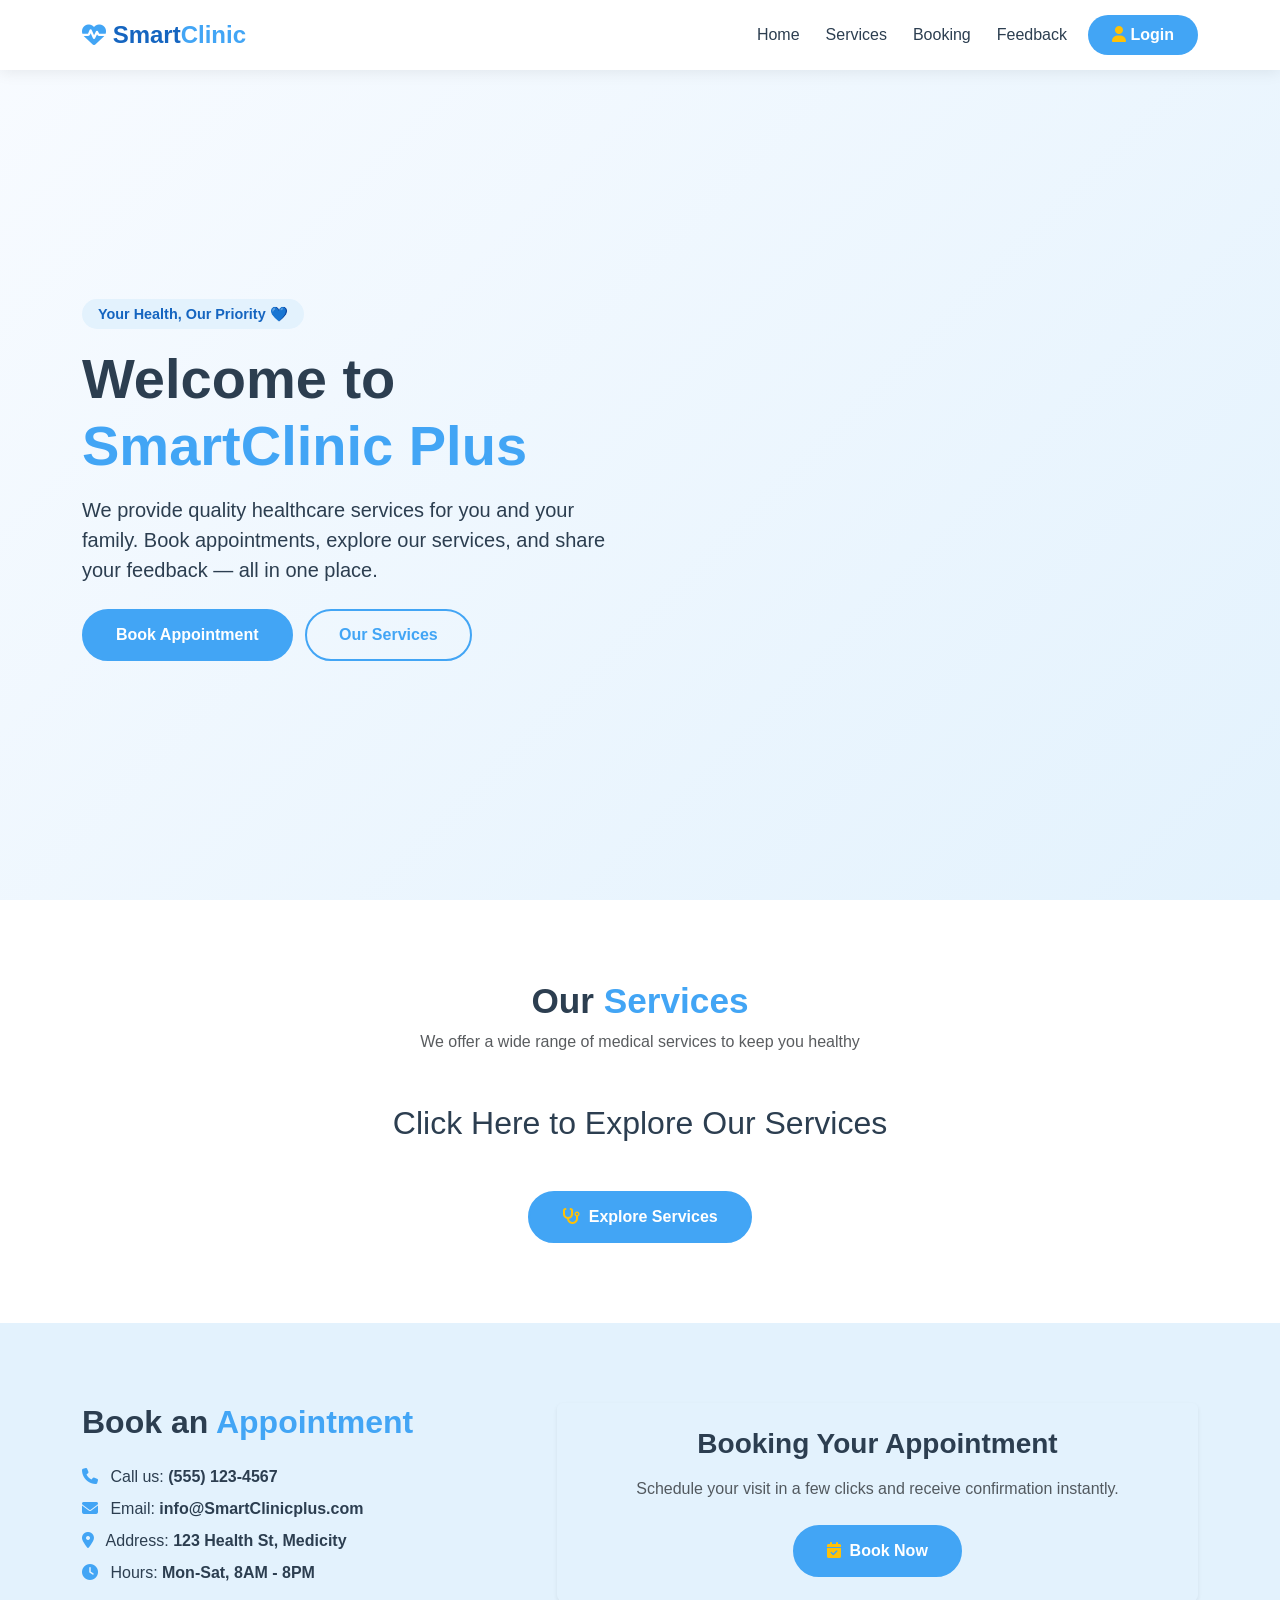
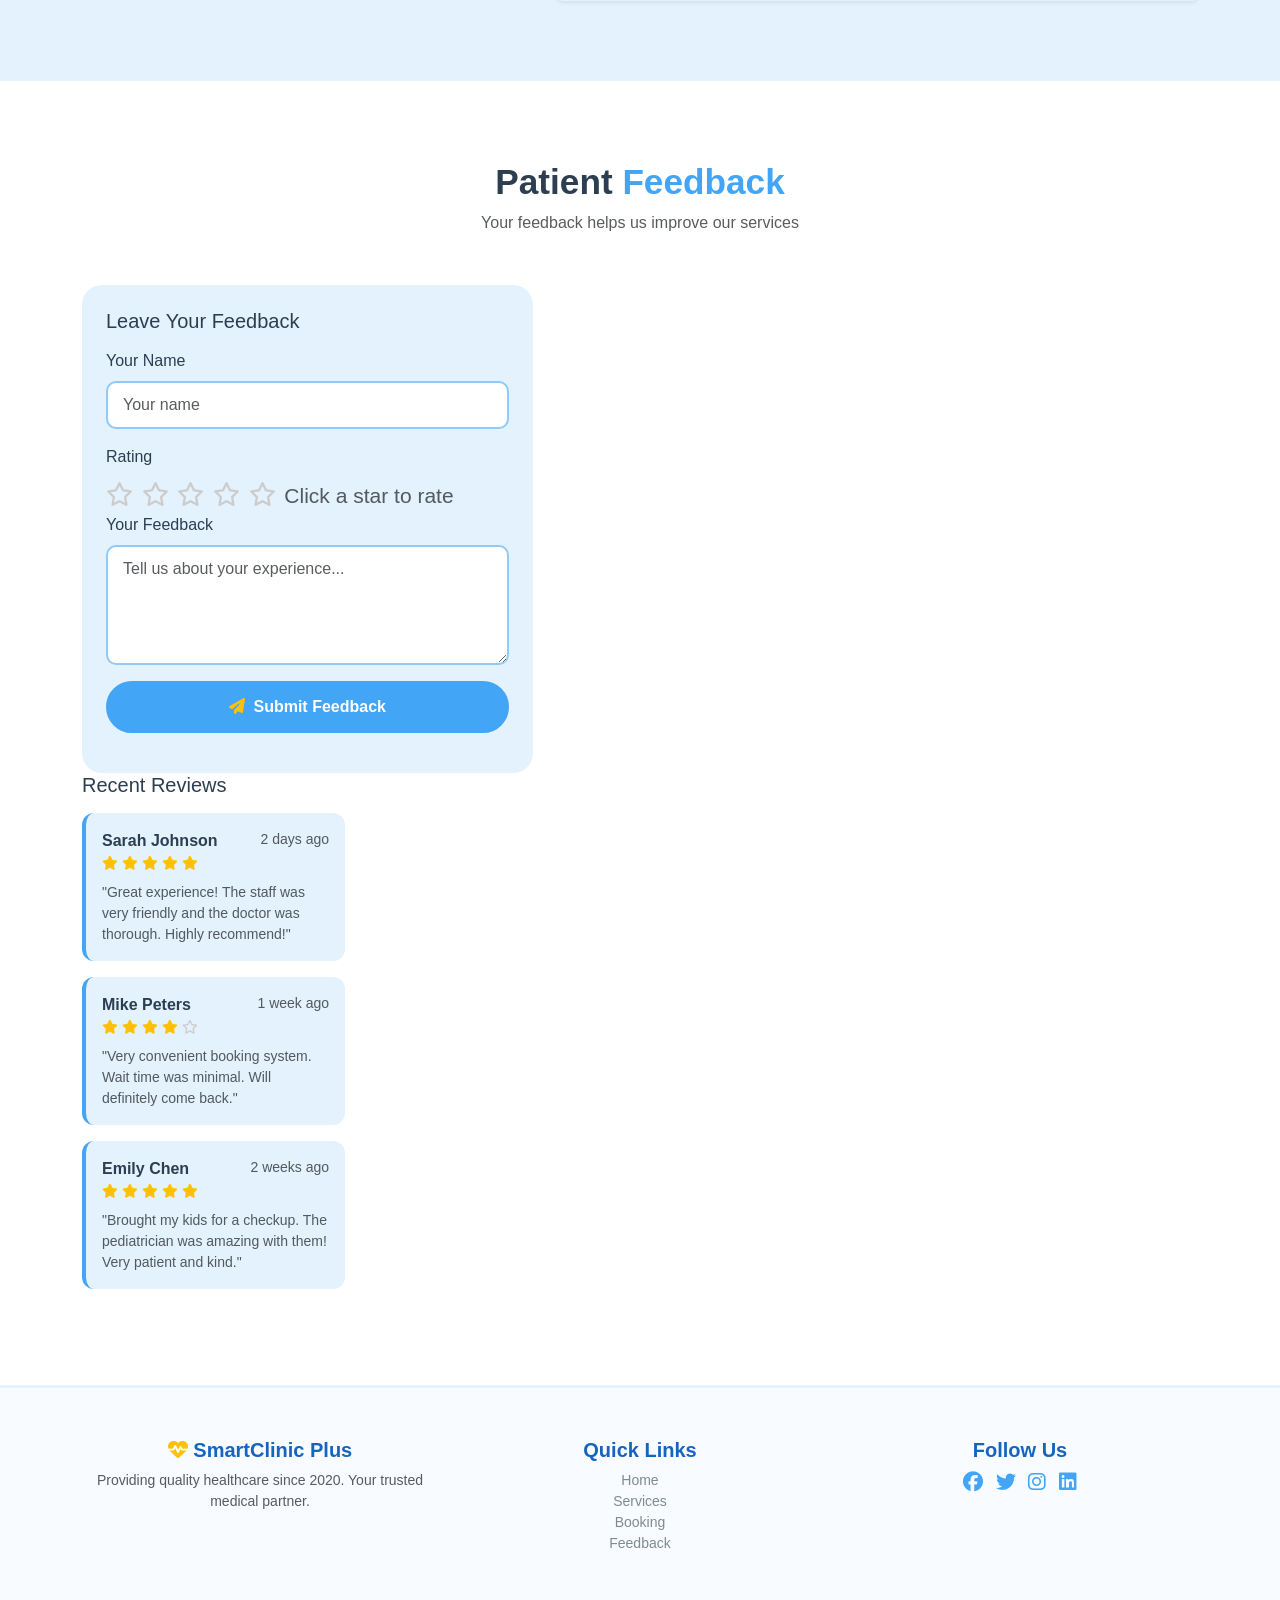
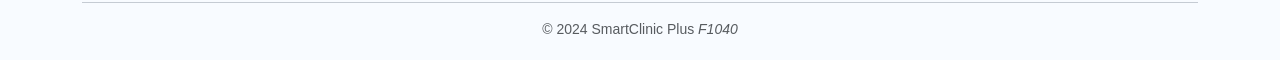
<file: index.html>
<!DOCTYPE html>
<html lang="en">
<head>
    <meta charset="UTF-8">
    <meta name="viewport" content="width=device-width, initial-scale=1.0">
    <title>SmartClinic Plus - Student Project</title>
    <!-- Bootstrap CSS CDN -->
    <link href="https://cdn.jsdelivr.net/npm/bootstrap@5.3.0/dist/css/bootstrap.min.css" rel="stylesheet">
    <!-- Font Awesome for icons -->
    <script src="https://code.jquery.com/jquery-3.6.0.min.js"></script>
    <link rel="stylesheet" href="https://cdnjs.cloudflare.com/ajax/libs/font-awesome/6.4.0/css/all.min.css">
    <!-- Custom CSS -->
    <link rel="stylesheet" href="main.css">
</head>
<body>

    <!-- ==================== NAVBAR / HEADER ==================== -->
    <nav class="navbar navbar-expand-lg fixed-top" id="mainNavbar">
        <div class="container">
            <a class="navbar-brand" href="#">
                <i class="fa-solid fa-heart-pulse"></i> Smart<span class="brand-plus">Clinic</span>
            </a>
            <button class="navbar-toggler" type="button" data-bs-toggle="collapse" data-bs-target="#navLinks">
                <span class="navbar-toggler-icon"></span>
            </button>
            <div class="collapse navbar-collapse" id="navLinks">
                <ul class="navbar-nav ms-auto">
                    <li class="nav-item">
                        <a class="nav-link" href="#home">Home</a>
                    </li>
                    <li class="nav-item">
                        <a class="nav-link" href="#services">Services</a>
                    </li>
                    <li class="nav-item">
                        <a class="nav-link" href="#booking">Booking</a>
                    </li>
                    <li class="nav-item">
                        <a class="nav-link" href="#feedback">Feedback</a>
                    </li>
                    <!-- Login Button -->
                    <li class="nav-item ms-lg-2">
                        <button class="btn btn-login-nav" data-bs-toggle="modal" data-bs-target="#loginModal">
                            <i class="fa-solid fa-user"></i> Login
                        </button>
                    </li>
                </ul>
            </div>
        </div>
    </nav>

    <!-- ==================== LOGIN MODAL ==================== -->
    <div class="modal fade" id="loginModal" tabindex="-1">
        <div class="modal-dialog modal-dialog-centered">
            <div class="modal-content">
                <div class="modal-header">
                    <h5 class="modal-title"><i class="fa-solid fa-user-doctor"></i> Login to SmartClinic Plus</h5>
                    <button type="button" class="btn-close" data-bs-dismiss="modal"></button>
                </div>
                <div class="modal-body">
                    <form id="loginForm">
                        <div class="mb-3">
                            <label for="loginEmail" class="form-label">Email Address</label>
                            <input type="email" class="form-control" id="loginEmail" placeholder="you@example.com" required>
                        </div>
                        <div class="mb-3">
                            <label for="loginPassword" class="form-label">Password</label>
                            <div class="input-group">
                                <input type="password" class="form-control" id="loginPassword" placeholder="Enter password" required>
                                <button class="btn btn-outline-secondary" type="button" id="togglePassword">
                                    <i class="fa-solid fa-eye"></i>
                                </button>
                            </div>
                        </div>
                        <div class="mb-3 form-check">
                            <input type="checkbox" class="form-check-input" id="rememberMe">
                            <label class="form-check-label" for="rememberMe">Remember me</label>
                        </div>
                        <div id="loginError" class="text-danger mb-2" style="display:none;"></div>
                        <button type="submit" class="btn btn-login-submit w-100">Login</button>
                    </form>
                    <hr>
                    <p class="text-center text-muted small">Don't have an account? <a href="#" id="showSignup">Sign up</a></p>

                    <!-- Signup form (hidden by default) -->
                    <form id="signupForm" style="display:none;">
                        <h6 class="mb-3">Create Account</h6>
                        <div class="mb-3">
                            <label class="form-label">Full Name</label>
                            <input type="text" class="form-control" id="signupName" placeholder="John Doe" required>
                        </div>
                        <div class="mb-3">
                            <label class="form-label">Email Address</label>
                            <input type="email" class="form-control" id="signupEmail" placeholder="you@example.com" required>
                        </div>
                        <div class="mb-3">
                            <label class="form-label">Password</label>
                            <input type="password" class="form-control" id="signupPassword" placeholder="Min 6 characters" required minlength="6">
                            <small class="form-text text-muted">Password must be at least 6 characters long.</small>
                        </div>
                        <div id="signupError" class="text-danger mb-2" style="display:none;"></div>
                        <button type="submit" class="btn btn-login-submit w-100">Sign Up</button>
                        <p class="text-center mt-2 small"><a href="#" id="showLogin">Already have an account? Login</a></p>
                    </form>
                </div>
            </div>
        </div>
    </div>

    <!-- ==================== HERO SECTION ==================== -->
    <section id="home" class="hero-section">
        <div class="container">
            <div class="row align-items-center">
                <div class="col-lg-6 hero-text">
                    <span class="badge bg-light-blue mb-3">Your Health, Our Priority 💙</span>
                    <h1 class="display-4 fw-bold">Welcome to <br><span class="text-highlight">SmartClinic Plus</span></h1>
                    <p class="lead mt-3">We provide quality healthcare services for you and your family. Book appointments, explore our services, and share your feedback — all in one place.</p>
                    <div class="mt-4">
                        <a href="#booking" class="btn btn-primary-custom me-2">Book Appointment</a>
                        <a href="#services" class="btn btn-outline-custom">Our Services</a>
                    </div>
                </div>
                <div class="col-lg-6 text-center mt-5 mt-lg-0">
                    <img src="https://img.freepik.com/free-vector/doctors-concept-illustration_114360-1515.jpg?w=400"
                         alt="Doctors Illustration" class="img-fluid hero-img rounded"
                         loading="lazy"
                         onerror="this.src='https://via.placeholder.com/400x300/e3f2fd/42a5f5?text=SmartClinic+Plus'">
                </div>
            </div>
        </div>
    </section>

    <!-- ==================== SERVICES SECTION ==================== -->
    <section id="services" class="services-section">
        <div class="container">
            <div class="section-header">
                <h2 class="fw-bold">Our <span class="text-highlight">Services</span></h2>
                <p class="text-muted">We offer a wide range of medical services to keep you healthy</p>
            </div>
          <h2 class="text-center mb-5">Click Here to Explore Our Services</h2>
          <button class="btn btn-primary-custom d-block mx-auto" id="exploreServices">
            <i class="fa-solid fa-stethoscope me-1"></i> Explore Services
          </button>
        </div>
    </section>

    <!-- ==================== BOOKING SECTION ==================== -->
    <section id="booking" class="booking-section">
        <div class="container">
            <div class="row align-items-center">
                <div class="col-lg-5 mb-4 mb-lg-0">
                    <h2 class="fw-bold">Book an <span class="text-highlight">Appointment</span></h2>
                    
                    <ul class="list-unstyled mt-4">
                        <li class="mb-2"><i class="fa-solid fa-phone text-light-blue me-2"></i> Call us: <strong>(555) 123-4567</strong></li>
                        <li class="mb-2"><i class="fa-solid fa-envelope text-light-blue me-2"></i> Email: <strong>info@SmartClinicplus.com</strong></li>
                        <li class="mb-2"><i class="fa-solid fa-location-dot text-light-blue me-2"></i> Address: <strong>123 Health St, Medicity</strong></li>
                        <li><i class="fa-solid fa-clock text-light-blue me-2"></i> Hours: <strong>Mon-Sat, 8AM - 8PM</strong></li>
                    </ul>
                </div>
                <div class="col-lg-7">
                    <div class="booking-card p-4 rounded shadow-sm text-center">
                        <h3 class="fw-bold mb-3">Booking Your Appointment</h3>
                        <p class="text-muted mb-4">Schedule your visit in a few clicks and receive confirmation instantly.</p>
                        <button class="btn btn-primary-custom" id="bookNow">
                            <i class="fa-solid fa-calendar-check me-1"></i> Book Now
                        </button>
                    </div>
                </div>
            </div>
        </div>
    </section>

    <!-- ==================== FEEDBACK SECTION ==================== -->
    <section id="feedback" class="feedback-section">
        <div class="container">
            <div class="section-header">
                <h2 class="fw-bold">Patient <span class="text-highlight">Feedback</span></h2>
                <p class="text-muted">Your feedback helps us improve our services</p>
            </div>

            <div class="row g-4">
                <!-- Feedback Form -->
                <div class="col-lg-5">
                    <div class="feedback-form-wrapper p-4">
                        <h5 class="mb-3">Leave Your Feedback</h5>
                        <form id="feedbackForm">
                            <div class="mb-3">
                                <label class="form-label">Your Name</label>
                                <input type="text" class="form-control" id="feedName" placeholder="Your name" required>
                            </div>
                            <div class="mb-3">
                                <label class="form-label">Rating</label>
                                <div class="rating-stars" id="ratingStars">
                                    <i class="fa-regular fa-star" data-value="1"></i>
                                    <i class="fa-regular fa-star" data-value="2"></i>
                                    <i class="fa-regular fa-star" data-value="3"></i>
                                    <i class="fa-regular fa-star" data-value="4"></i>
                                    <i class="fa-regular fa-star" data-value="5"></i>
                                <input type="hidden" id="feedRating" value="0">
                                <small class="text-muted" id="ratingStarText"></small>
                                <!-- Error message placeholder for rating validation -->
                                <small class="text-muted" id="ratingText">Click a star to rate</small>
                            </div>
                            <div class="mb-3">
                                <label class="form-label">Your Feedback</label>
                                <textarea class="form-control" id="feedMessage" rows="4" placeholder="Tell us about your experience..." required></textarea>
                            </div>
                            <button type="submit" class="btn btn-primary-custom w-100">
                                <i class="fa-solid fa-paper-plane me-1"></i> Submit Feedback
                            </button>
                        </form>
                    </div>
                </div>

                <!-- Displayed Reviews -->
                <div class="col-lg-7">
                    <h5 class="mb-3">Recent Reviews</h5>
                    <div id="reviewsContainer">
                        <!-- Pre-existing reviews -->
                        <div class="review-card mb-3 p-3">
                            <div class="d-flex justify-content-between align-items-start">
                                <div>
                                    <strong>Sarah Johnson</strong>
                                    <div class="text-warning small">
                                        <i class="fa-solid fa-star"></i>
                                        <i class="fa-solid fa-star"></i>
                                        <i class="fa-solid fa-star"></i>
                                        <i class="fa-solid fa-star"></i>
                                        <i class="fa-solid fa-star"></i>
                                    </div>
                                </div>
                                <small class="text-muted">2 days ago</small>
                            </div>
                            <p class="mb-0 mt-2 small text-muted">"Great experience! The staff was very friendly and the doctor was thorough. Highly recommend!"</p>
                        </div>
                        <div class="review-card mb-3 p-3">
                            <div class="d-flex justify-content-between align-items-start">
                                <div>
                                    <strong>Mike Peters</strong>
                                    <div class="text-warning small">
                                        <i class="fa-solid fa-star"></i>
                                        <i class="fa-solid fa-star"></i>
                                        <i class="fa-solid fa-star"></i>
                                        <i class="fa-solid fa-star"></i>
                                        <i class="fa-regular fa-star"></i>
                                    </div>
                                </div>
                                <small class="text-muted">1 week ago</small>
                            </div>
                            <p class="mb-0 mt-2 small text-muted">"Very convenient booking system. Wait time was minimal. Will definitely come back."</p>
                        </div>
                        <div class="review-card mb-3 p-3">
                            <div class="d-flex justify-content-between align-items-start">
                                <div>
                                    <strong>Emily Chen</strong>
                                    <div class="text-warning small">
                                        <i class="fa-solid fa-star"></i>
                                        <i class="fa-solid fa-star"></i>
                                        <i class="fa-solid fa-star"></i>
                                        <i class="fa-solid fa-star"></i>
                                        <i class="fa-solid fa-star"></i>
                                    </div>
                                </div>
                                <small class="text-muted">2 weeks ago</small>
                            </div>
                            <p class="mb-0 mt-2 small text-muted">"Brought my kids for a checkup. The pediatrician was amazing with them! Very patient and kind."</p>
                        </div>
                    </div>
                </div>
            </div>
        </div>
    </section>

    <!-- ==================== FOOTER ==================== -->
    <footer class="footer-section text-center">
        <div class="container">
            <div class="row">
                <div class="col-md-4 mb-3">
                    <h5><i class="fa-solid fa-heart-pulse"></i> SmartClinic Plus</h5>
                    <p class="small text-muted mt-2">Providing quality healthcare since 2020. Your trusted medical partner.</p>
                </div>
                <div class="col-md-4 mb-3">
                    <h5>Quick Links</h5>
                    <ul class="list-unstyled small">
                        <li><a href="#home" class="text-decoration-none">Home</a></li>
                        <li><a href="#services" class="text-decoration-none">Services</a></li>
                        <li><a href="#booking" class="text-decoration-none">Booking</a></li>
                        <li><a href="#feedback" class="text-decoration-none">Feedback</a></li>
                    </ul>
                </div>
                <div class="col-md-4 mb-3">
                    <h5>Follow Us</h5>
                    <div class="social-links mt-2">
                        <a href="https://facebook.com/" class="me-2" target="_blank" rel="noopener"><i class="fa-brands fa-facebook fa-lg"></i></a>
                        <a href="https://twitter.com/" class="me-2" target="_blank" rel="noopener"><i class="fa-brands fa-twitter fa-lg"></i></a>
                        <a href="https://instagram.com/" class="me-2" target="_blank" rel="noopener"><i class="fa-brands fa-instagram fa-lg"></i></a>
                        <a href="https://linkedin.com/" target="_blank" rel="noopener"><i class="fa-brands fa-linkedin fa-lg"></i></a>
                    </div>
                </div>
            </div>
            <hr>
            <p class="small text-muted mb-0">&copy; 2024 SmartClinic Plus <em>F1040</em></p>
        </div>
    </footer>

    <!-- Bootstrap JS -->
    <script src="https://cdn.jsdelivr.net/npm/bootstrap@5.3.0/dist/js/bootstrap.bundle.min.js"></script>
    <!-- Custom JS -->
    <script src="script.js"></script>
</body>
</html>
</file>
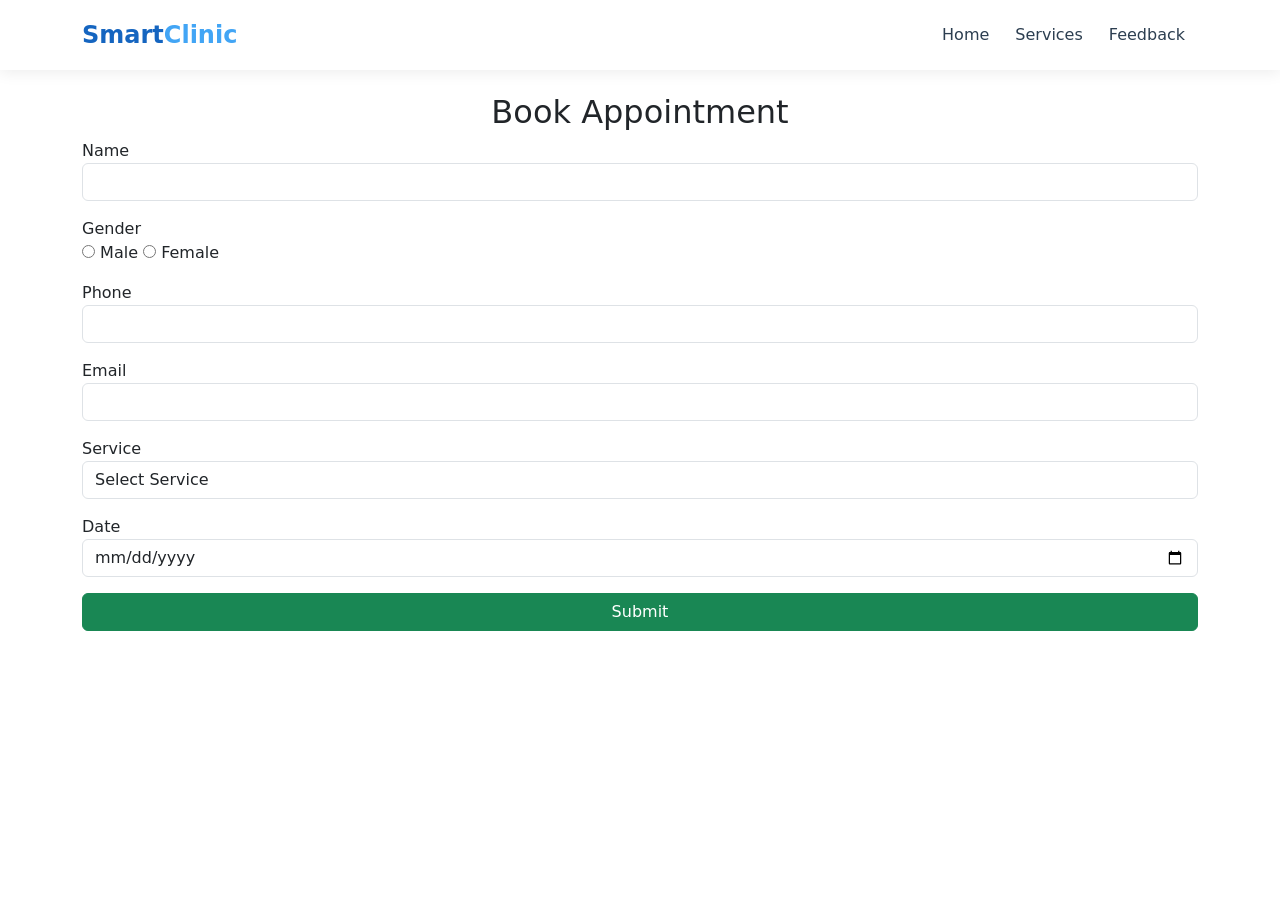
<file: appointment.html>
<!DOCTYPE html>
<html lang="en">
<head>
    <meta charset="UTF-8">
    <meta name="viewport" content="width=device-width, initial-scale=1">
    <title>Appointment - SmartClinic</title>

    <script src="https://cdn.jsdelivr.net/npm/bootstrap@5.3.0/dist/js/bootstrap.bundle.min.js"></script>
    <link href="https://cdn.jsdelivr.net/npm/bootstrap@5.3.0/dist/css/bootstrap.min.css" rel="stylesheet">
    <link rel="stylesheet" href="navonly.css">
  </head>

<body>


<!-- ==================== NAVBAR / HEADER ==================== -->
<nav class="navbar navbar-expand-lg fixed-top" id="mainNavbar">
    <div class="container">
        <a class="navbar-brand" href="#">
            <i class="fa-solid fa-heart-pulse"></i> Smart<span class="brand-plus">Clinic</span>
        </a>
        <button class="navbar-toggler" type="button" data-bs-toggle="collapse" data-bs-target="#navLinks">
            <span class="navbar-toggler-icon"></span>
        </button>
        <div class="collapse navbar-collapse" id="navLinks">
            <ul class="navbar-nav ms-auto">
                <li class="nav-item">
                    <a class="nav-link" href="index.html">Home</a>
                </li>
                <li class="nav-item">
                    <a class="nav-link" href="services.html">Services</a>
                </li>
                <li class="nav-item">
                    <a class="nav-link" href="Feedback.html">Feedback</a>
                </li>
            </ul>
        </div>
    </div>
</nav>

<div class="container mt-5">
  <h2 class="text-center ">Book Appointment</h2>

  <form id="appointmentForm">  
    <div class="mb-3">
      <label>Name</label>
      <input type="text" id="name" class="form-control" required>
    </div>

  
    <div class="mb-3">
      <label>Gender</label><br>
      <input type="radio" name="gender" value="Male"> Male
      <input type="radio" name="gender" value="Female"> Female
    </div>

  
    <div class="mb-3">
      <label>Phone</label>
      <input type="text" id="phone" class="form-control" required>
    </div>

  
    <div class="mb-3">
      <label>Email</label>
      <input type="email" id="email" class="form-control" required>
    </div>

   
    <div class="mb-3">
      <label>Service</label>
      <select id="service" class="form-control" required>
        <option value="">Select Service</option>
        <option>General Checkup</option>
        <option>Dental</option>
        <option>Eye Specialist</option>
      </select>
    </div>

   
    <div class="mb-3">
      <label>Date</label>
      <input type="date" id="date" class="form-control" required>
    </div>

    <button type="button" class="btn btn-success w-100" onclick="submitForm()">Submit</button>

  </form>
</div>

<div class="modal fade" id="bookingModal">
  <div class="modal-dialog">
    <div class="modal-content">

      <div class="modal-header">
        <h5 class="modal-title">Booking Confirmation</h5>
        <button class="btn-close" data-bs-dismiss="modal"></button>
      </div>

      <div class="modal-body" id="modalContent">
      </div>

    </div>
  </div>
</div>




<script>
function submitForm() {

    let name = document.getElementById("name").value;
    let phone = document.getElementById("phone").value;
    let email = document.getElementById("email").value;
    let service = document.getElementById("service").value;
    let date = document.getElementById("date").value;

    let gender = document.querySelector('input[name="gender"]:checked');

 
    if(name === "" || phone === "" || email === "" || service === "" || date === "" || !gender) {
        alert("Please fill all fields!");
        return;
    }

 
    document.getElementById("modalContent").innerHTML = `
        <p><strong>Name:</strong> ${name}</p>
        <p><strong>Gender:</strong> ${gender.value}</p>
        <p><strong>Phone:</strong> ${phone}</p>
        <p><strong>Email:</strong> ${email}</p>
        <p><strong>Service:</strong> ${service}</p>
        <p><strong>Date:</strong> ${date}</p>
    `;

    let modal = new bootstrap.Modal(document.getElementById('bookingModal'));
    modal.show();
}
</script>

</body>
</html>
</file>
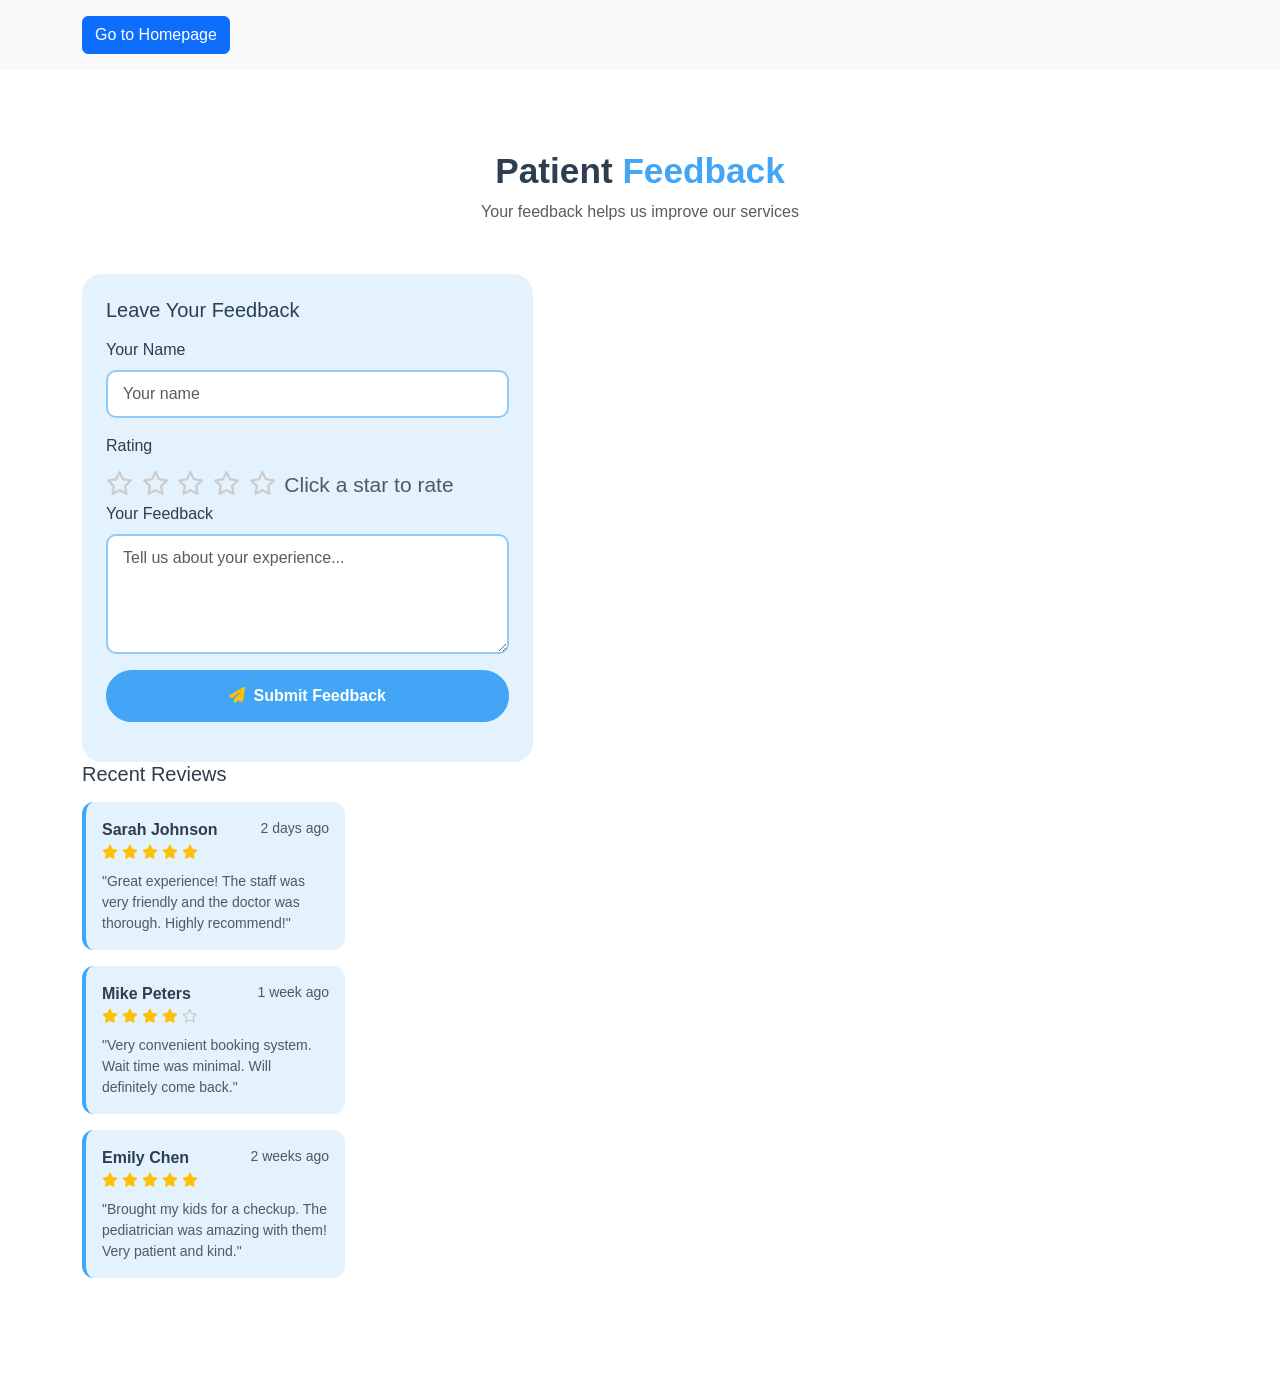
<file: Feedback.html>
<!DOCTYPE html>
<html lang="en">

<head>
    <meta charset="UTF-8">
    <meta name="viewport" content="width=device-width, initial-scale=1.0">
    <title>SmartClinic Plus - Student Project</title>
    <!-- Bootstrap CSS CDN -->
    <link href="https://cdn.jsdelivr.net/npm/bootstrap@5.3.0/dist/css/bootstrap.min.css" rel="stylesheet">
    <!-- Font Awesome for icons -->
    <link rel="stylesheet" href="https://cdnjs.cloudflare.com/ajax/libs/font-awesome/6.4.0/css/all.min.css">
    <!-- JQUERY -->
    <script src="https://code.jquery.com/jquery-3.6.0.min.js"></script>
    <!-- Custom CSS -->
    <link rel="stylesheet" href="main.css">
</head>

<body>
    <header class="bg-light py-3">
        <div class="container">
            <a class="btn btn-primary" href="index.html">Go to Homepage</a>
        </div>
    </header>

    <!-- ==================== FEEDBACK SECTION ==================== -->
    <section id="feedback" class="feedback-section">
        <div class="container">
            <div class="section-header">
                <h2 class="fw-bold">Patient <span class="text-highlight">Feedback</span></h2>
                <p class="text-muted">Your feedback helps us improve our services</p>
            </div>

            <div class="row g-4">
                <!-- Feedback Form -->
                <div class="col-lg-5">
                    <div class="feedback-form-wrapper p-4">
                        <h5 class="mb-3">Leave Your Feedback</h5>
                        <form id="feedbackForm">
                            <div class="mb-3">
                                <label class="form-label">Your Name</label>
                                <input type="text" class="form-control" id="feedName" placeholder="Your name" required>
                            </div>
                            <div class="mb-3">
                                <label class="form-label">Rating</label>
                                <div class="rating-stars" id="ratingStars">
                                    <i class="fa-regular fa-star" data-value="1"></i>
                                    <i class="fa-regular fa-star" data-value="2"></i>
                                    <i class="fa-regular fa-star" data-value="3"></i>
                                    <i class="fa-regular fa-star" data-value="4"></i>
                                    <i class="fa-regular fa-star" data-value="5"></i>
                                <input type="hidden" id="feedRating" value="0">
                                <small class="text-muted" id="ratingStarText"></small>
                                <!-- Error message placeholder for rating validation -->
                                <small class="text-muted" id="ratingText">Click a star to rate</small>
                            </div>
                            <div class="mb-3">
                                <label class="form-label">Your Feedback</label>
                                <textarea class="form-control" id="feedMessage" rows="4" placeholder="Tell us about your experience..." required></textarea>
                            </div>
                            <button type="submit" class="btn btn-primary-custom w-100">
                                <i class="fa-solid fa-paper-plane me-1"></i> Submit Feedback
                            </button>
                        </form>
                    </div>
                </div>

                <!-- Displayed Reviews -->
                <div class="col-lg-7">
                    <h5 class="mb-3">Recent Reviews</h5>
                    <div id="reviewsContainer">
                        <!-- Pre-existing reviews -->
                        <div class="review-card mb-3 p-3">
                            <div class="d-flex justify-content-between align-items-start">
                                <div>
                                    <strong>Sarah Johnson</strong>
                                    <div class="text-warning small">
                                        <i class="fa-solid fa-star"></i>
                                        <i class="fa-solid fa-star"></i>
                                        <i class="fa-solid fa-star"></i>
                                        <i class="fa-solid fa-star"></i>
                                        <i class="fa-solid fa-star"></i>
                                    </div>
                                </div>
                                <small class="text-muted">2 days ago</small>
                            </div>
                            <p class="mb-0 mt-2 small text-muted">"Great experience! The staff was very friendly and the doctor was thorough. Highly recommend!"</p>
                        </div>
                        <div class="review-card mb-3 p-3">
                            <div class="d-flex justify-content-between align-items-start">
                                <div>
                                    <strong>Mike Peters</strong>
                                    <div class="text-warning small">
                                        <i class="fa-solid fa-star"></i>
                                        <i class="fa-solid fa-star"></i>
                                        <i class="fa-solid fa-star"></i>
                                        <i class="fa-solid fa-star"></i>
                                        <i class="fa-regular fa-star"></i>
                                    </div>
                                </div>
                                <small class="text-muted">1 week ago</small>
                            </div>
                            <p class="mb-0 mt-2 small text-muted">"Very convenient booking system. Wait time was minimal. Will definitely come back."</p>
                        </div>
                        <div class="review-card mb-3 p-3">
                            <div class="d-flex justify-content-between align-items-start">
                                <div>
                                    <strong>Emily Chen</strong>
                                    <div class="text-warning small">
                                        <i class="fa-solid fa-star"></i>
                                        <i class="fa-solid fa-star"></i>
                                        <i class="fa-solid fa-star"></i>
                                        <i class="fa-solid fa-star"></i>
                                        <i class="fa-solid fa-star"></i>
                                    </div>
                                </div>
                                <small class="text-muted">2 weeks ago</small>
                            </div>
                            <p class="mb-0 mt-2 small text-muted">"Brought my kids for a checkup. The pediatrician was amazing with them! Very patient and kind."</p>
                        </div>
                    </div>
                </div>
            </div>
        </div>
    </section>

    <script src="script.js"></script>
</body>

</html>
</file>
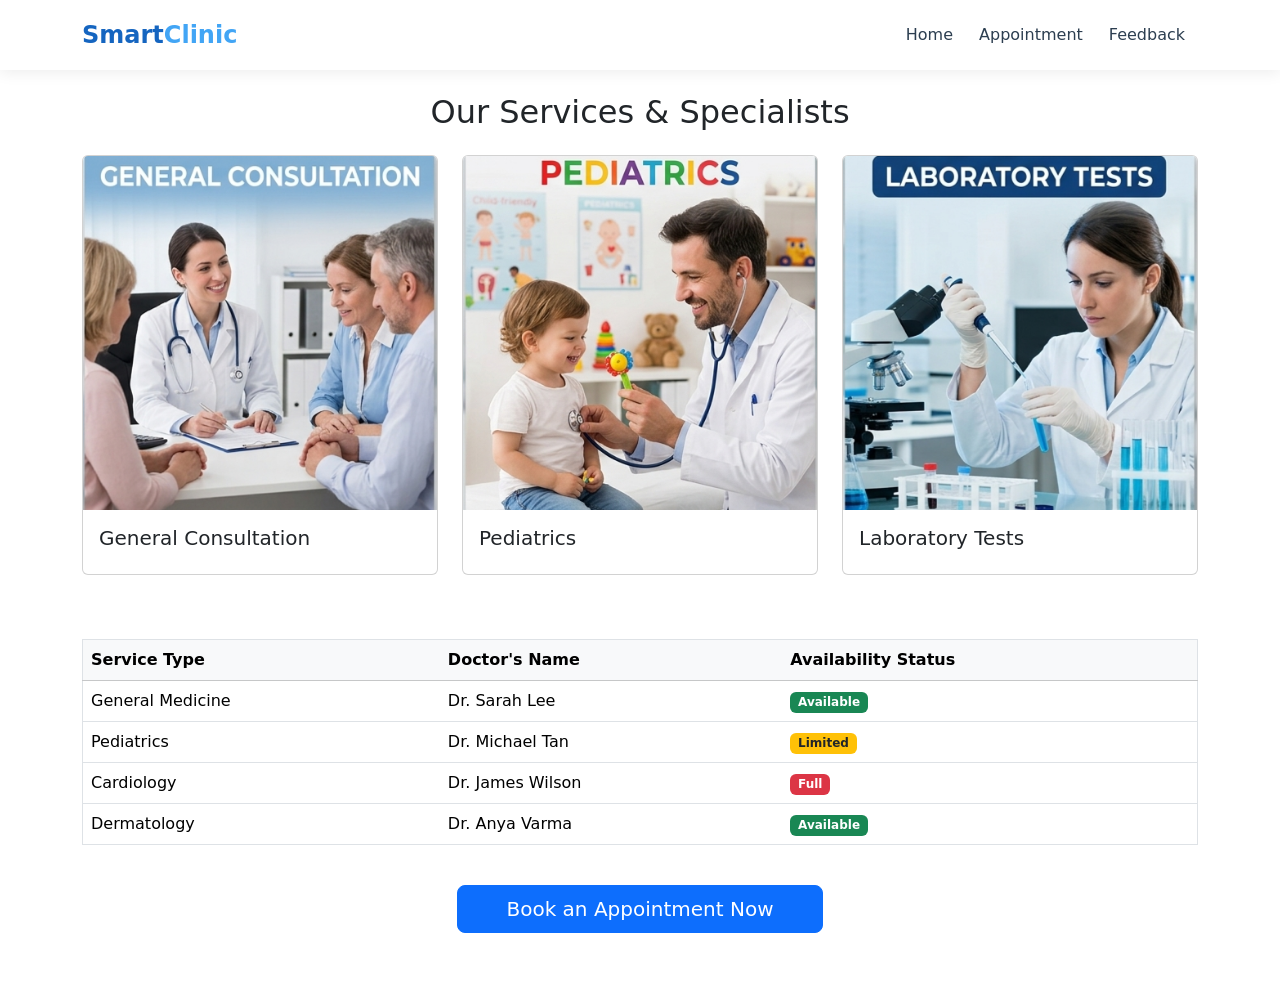
<file: services.html>
<!DOCTYPE html>
<html lang="en">

<head>
    <meta charset="UTF-8">
    <meta name="viewport" content="width=device-width, initial-scale=1.0">
    <title>SmartClinic - Services</title>
    <link href="https://cdn.jsdelivr.net/npm/bootstrap@5.3.0/dist/css/bootstrap.min.css" rel="stylesheet">
    <link rel="stylesheet" href="navonly.css">
</head>

<body>

    <!-- ==================== NAVBAR / HEADER ==================== -->
    <nav class="navbar navbar-expand-lg fixed-top" id="mainNavbar">
        <div class="container">
            <a class="navbar-brand" href="#">
                <i class="fa-solid fa-heart-pulse"></i> Smart<span class="brand-plus">Clinic</span>
            </a>
            <button class="navbar-toggler" type="button" data-bs-toggle="collapse" data-bs-target="#navLinks">
                <span class="navbar-toggler-icon"></span>
            </button>
            <div class="collapse navbar-collapse" id="navLinks">
                <ul class="navbar-nav ms-auto">
                    <li class="nav-item">
                        <a class="nav-link" href="index.html">Home</a>
                    </li>
                    <li class="nav-item">
                        <a class="nav-link" href="appointment.html">Appointment</a>
                    </li>
                    <li class="nav-item">
                        <a class="nav-link" href="Feedback.html">Feedback</a>
                    </li>
                </ul>
            </div>
        </div>
    </nav>

    <div class="container mt-5">
        <h2 class="text-center mb-4">Our Services & Specialists</h2>

        <div class="row mb-5">
            <div class="col-md-4 mb-3">
                <div class="card">
                    <img src="src/GC.png" class="card-img-top" alt="General Consultation">
                    <div class="card-body">
                        <h5 class="card-title">General Consultation</h5>
                    </div>
                </div>
            </div>
            <div class="col-md-4 mb-3">
                <div class="card">
                    <img src="src/Pediatrics.png" class="card-img-top" alt="Pediatrics">
                    <div class="card-body">
                        <h5 class="card-title">Pediatrics</h5>
                    </div>
                </div>
            </div>
            <div class="col-md-4 mb-3">
                <div class="card">
                    <img src="src/Labotorary.png" class="card-img-top" alt="Laboratory">
                    <div class="card-body">
                        <h5 class="card-title">Laboratory Tests</h5>
                    </div>
                </div>
            </div>
        </div>

        <div class="table-responsive">
            <table class="table table-hover border">
                <thead class="table-light">
                    <tr>
                        <th>Service Type</th>
                        <th>Doctor's Name</th>
                        <th>Availability Status</th>
                    </tr>
                </thead>
                <tbody>
                    <tr>
                        <td>General Medicine</td>
                        <td>Dr. Sarah Lee</td>
                        <td><span class="badge bg-success">Available</span></td>
                    </tr>
                    <tr>
                        <td>Pediatrics</td>
                        <td>Dr. Michael Tan</td>
                        <td><span class="badge bg-warning text-dark">Limited</span></td>
                    </tr>
                    <tr>
                        <td>Cardiology</td>
                        <td>Dr. James Wilson</td>
                        <td><span class="badge bg-danger">Full</span></td>
                    </tr>
                    <tr>
                        <td>Dermatology</td>
                        <td>Dr. Anya Varma</td>
                        <td><span class="badge bg-success">Available</span></td>
                    </tr>
                </tbody>
            </table>
        </div>

        <div class="text-center mt-4 mb-5">
            <a href="appointment.html" class="btn btn-primary btn-lg px-5">Book an Appointment Now</a>
        </div>
    </div>

    <script src="https://cdn.jsdelivr.net/npm/bootstrap@5.3.0/dist/js/bootstrap.bundle.min.js"></script>
</body>

</html>
</file>
<file: main.css>
/*
    MediCare Plus - Student Project
    CSS File
    Course: CS301 - Web Development
    NOTE: still working on making the hero img load properly :(
*/

/* ===== COLOR VARIABLES ===== */
:root {
    --light-blue-bg: #e3f2fd;
    --light-blue: #90caf9;
    --primary-blue: #42a5f5;
    --dark-blue: #1565c0;
    --white: #ffffff;
    --off-white: #f8fbff;
    --text-dark: #2c3e50;
    --text-muted: #7f8c8d;
}

/* ===== GLOBAL STYLES ===== */
* {
    margin: 0;
    padding: 0;
    box-sizing: border-box;
}

body {
    font-family: 'Segoe UI', Tahoma, Geneva, Verdana, sans-serif;
    color: var(--text-dark);
    background-color: var(--white);
    overflow-x: hidden;
}

/* smooth scrolling - found this on stackoverflow */
html {
    scroll-behavior: smooth;
}

.text-highlight {
    color: var(--primary-blue);
}

.text-light-blue {
    color: var(--primary-blue) !important;
}

.bg-light-blue {
    background-color: var(--light-blue-bg) !important;
    color: var(--dark-blue) !important;
}

/* ===== NAVBAR ===== */
#mainNavbar {
    background-color: var(--white);
    box-shadow: 0 2px 15px rgba(0, 0, 0, 0.08);
    padding: 12px 0;
    transition: all 0.3s ease;
}

.navbar-brand {
    font-weight: 700;
    font-size: 1.5rem;
    color: var(--dark-blue) !important;
}

.brand-plus {
    color: var(--primary-blue);
}

.navbar-brand i {
    color: var(--primary-blue);
}

.nav-link {
    color: var(--text-dark) !important;
    font-weight: 500;
    margin: 0 5px;
    transition: color 0.3s ease;
}

.nav-link:hover {
    color: var(--primary-blue) !important;
}

.btn-login-nav {
    background-color: var(--primary-blue);
    color: var(--white) !important;
    border: none;
    border-radius: 25px;
    padding: 8px 24px;
    font-weight: 600;
    transition: all 0.3s ease;
}

.btn-login-nav:hover {
    background-color: var(--dark-blue);
    transform: translateY(-1px);
    box-shadow: 0 4px 12px rgba(66, 165, 245, 0.4);
}

/* ===== HERO SECTION ===== */
.hero-section {
    background: linear-gradient(135deg, var(--off-white) 0%, var(--light-blue-bg) 100%);
    padding: 140px 0 80px;
    min-height: 100vh;
    display: flex;
    align-items: center;
}

.hero-text .badge {
    font-size: 0.9rem;
    padding: 8px 16px;
    border-radius: 20px;
}

.hero-img {
    max-height: 450px;
    box-shadow: 0 20px 60px rgba(66, 165, 245, 0.15);
}

/* ===== BUTTONS ===== */
.btn-primary-custom {
    background-color: var(--primary-blue);
    color: var(--white);
    border: 2px solid var(--primary-blue);
    border-radius: 30px;
    padding: 12px 32px;
    font-weight: 600;
    transition: all 0.3s ease;
}

.btn-primary-custom:hover {
    background-color: var(--dark-blue);
    border-color: var(--dark-blue);
    color: var(--white);
    transform: translateY(-2px);
    box-shadow: 0 6px 20px rgba(66, 165, 245, 0.35);
}

.btn-outline-custom {
    color: var(--primary-blue);
    border: 2px solid var(--primary-blue);
    border-radius: 30px;
    padding: 12px 32px;
    font-weight: 600;
    transition: all 0.3s ease;
    background: transparent;
}

.btn-outline-custom:hover {
    background-color: var(--primary-blue);
    color: var(--white);
    transform: translateY(-2px);
}

/* ===== SECTION HEADER ===== */
.section-header {
    text-align: center;
    margin-bottom: 50px;
}

.section-header h2 {
    font-size: 2.2rem;
}

/* ===== SERVICES ===== */
.services-section {
    padding: 80px 0;
    background-color: var(--white);
}

.service-card {
    background-color: var(--white);
    border: 1px solid var(--light-blue-bg);
    border-radius: 15px;
    transition: all 0.3s ease;
    height: 100%;
}

.service-card:hover {
    transform: translateY(-8px);
    box-shadow: 0 15px 40px rgba(66, 165, 245, 0.15);
    border-color: var(--light-blue);
}

.icon-circle {
    width: 70px;
    height: 70px;
    background: linear-gradient(135deg, var(--light-blue-bg), var(--light-blue));
    border-radius: 50%;
    display: flex;
    align-items: center;
    justify-content: center;
    margin: 0 auto;
    font-size: 1.5rem;
    color: var(--dark-blue);
}

/* ===== BOOKING ===== */
.booking-section {
    padding: 80px 0;
    background-color: var(--light-blue-bg);
}

.booking-form-wrapper {
    background-color: var(--white);
    border-radius: 20px;
    box-shadow: 0 10px 40px rgba(0, 0, 0, 0.08);
}

.booking-form-wrapper .form-control,
.booking-form-wrapper .form-select {
    border: 2px solid var(--light-blue-bg);
    border-radius: 10px;
    padding: 10px 15px;
    transition: border-color 0.3s ease;
}

.booking-form-wrapper .form-control:focus,
.booking-form-wrapper .form-select:focus {
    border-color: var(--primary-blue);
    box-shadow: 0 0 0 3px rgba(66, 165, 245, 0.15);
}

/* ===== FEEDBACK ===== */
.feedback-section {
    padding: 80px 0;
    background-color: var(--white);
}

.feedback-form-wrapper {
    background-color: var(--light-blue-bg);
    border-radius: 20px;
}

.feedback-form-wrapper .form-control {
    border: 2px solid var(--light-blue);
    border-radius: 10px;
    padding: 10px 15px;
}

.feedback-form-wrapper .form-control:focus {
    border-color: var(--primary-blue);
    box-shadow: 0 0 0 3px rgba(66, 165, 245, 0.15);
}

/* Rating Stars */
.rating-stars {
    font-size: 1.5rem;
    color: #ccc;
    cursor: pointer;
}

.rating-stars i {
    transition: color 0.2s ease, transform 0.2s ease;
    margin-right: 2px;
}

.rating-stars i.active,
.rating-stars i:hover {
    color: #ffc107;
    transform: scale(1.2);
}

.rating-stars i:hover ~ i {
    color: #ccc !important;
}

.fa-solid {
    color: #ffc107
}

.fa-regular {
    color: #ccc
}

/* Review Cards */
.review-card {
    background-color: var(--light-blue-bg);
    border-radius: 12px;
    border-left: 4px solid var(--primary-blue);
    transition: transform 0.3s ease;
}

.review-card:hover {
    transform: translateX(5px);
}

/* ===== LOGIN MODAL ===== */
.modal-content {
    border: none;
    border-radius: 20px;
    overflow: hidden;
}

.modal-header {
    background: linear-gradient(135deg, var(--primary-blue), var(--dark-blue));
    color: var(--white);
    border: none;
}

.modal-header .modal-title {
    color: var(--white);
}

.modal-header .btn-close {
    filter: brightness(0) invert(1);
}

.btn-login-submit {
    background-color: var(--primary-blue);
    color: var(--white);
    border: none;
    border-radius: 10px;
    padding: 12px;
    font-weight: 600;
    transition: all 0.3s ease;
}

.btn-login-submit:hover {
    background-color: var(--dark-blue);
    color: var(--white);
}

#loginForm .form-control,
#signupForm .form-control {
    border: 2px solid var(--light-blue-bg);
    border-radius: 10px;
}

#loginForm .form-control:focus,
#signupForm .form-control:focus {
    border-color: var(--primary-blue);
}

/* ===== FOOTER ===== */
.footer-section {
    background-color: var(--off-white);
    padding: 50px 0 20px;
    border-top: 3px solid var(--light-blue-bg);
}

.footer-section h5 {
    color: var(--dark-blue);
    font-weight: 700;
}

.footer-section a {
    color: var(--text-muted);
    transition: color 0.3s ease;
}

.footer-section a:hover {
    color: var(--primary-blue);
}

.social-links a {
    color: var(--primary-blue);
}

.social-links a:hover {
    color: var(--dark-blue);
}

/* ===== ANIMATIONS (found on codepen) ===== */
@keyframes fadeInUp {
    from {
        opacity: 0;
        transform: translateY(30px);
    }
    to {
        opacity: 1;
        transform: translateY(0);
    }
}

.fade-in-up {
    animation: fadeInUp 0.6s ease forwards;
}

/* ===== RESPONSIVE ===== */
@media (max-width: 768px) {
    .hero-section {
        padding: 120px 0 60px;
        text-align: center;
    }

    .hero-section .btn {
        margin-bottom: 10px;
    }

    .section-header h2 {
        font-size: 1.8rem;
    }
}
</file>
<file: navonly.css>
/* ===== COLOR VARIABLES ===== */
:root {
    --light-blue-bg: #e3f2fd;
    --light-blue: #90caf9;
    --primary-blue: #42a5f5;
    --dark-blue: #1565c0;
    --white: #ffffff;
    --off-white: #f8fbff;
    --text-dark: #2c3e50;
    --text-muted: #7f8c8d;
}

/* ===== GLOBAL STYLES ===== */
* {
    margin: 0;
    padding: 0;
    box-sizing: border-box;
}

body {
    padding-top: 5vh;
}

/* ===== NAVBAR ===== */
#mainNavbar {
    background-color: var(--white);
    box-shadow: 0 2px 15px rgba(0, 0, 0, 0.08);
    padding: 12px 0;
    transition: all 0.3s ease;
}

.navbar-brand {
    font-weight: 700;
    font-size: 1.5rem;
    color: var(--dark-blue) !important;
}

.brand-plus {
    color: var(--primary-blue);
}

.navbar-brand i {
    color: var(--primary-blue);
}

.nav-link {
    color: var(--text-dark) !important;
    font-weight: 500;
    margin: 0 5px;
    transition: color 0.3s ease;
}

.nav-link:hover {
    color: var(--primary-blue) !important;
}

.btn-login-nav {
    background-color: var(--primary-blue);
    color: var(--white) !important;
    border: none;
    border-radius: 25px;
    padding: 8px 24px;
    font-weight: 600;
    transition: all 0.3s ease;
}

.btn-login-nav:hover {
    background-color: var(--dark-blue);
    transform: translateY(-1px);
    box-shadow: 0 4px 12px rgba(66, 165, 245, 0.4);
}
</file>
